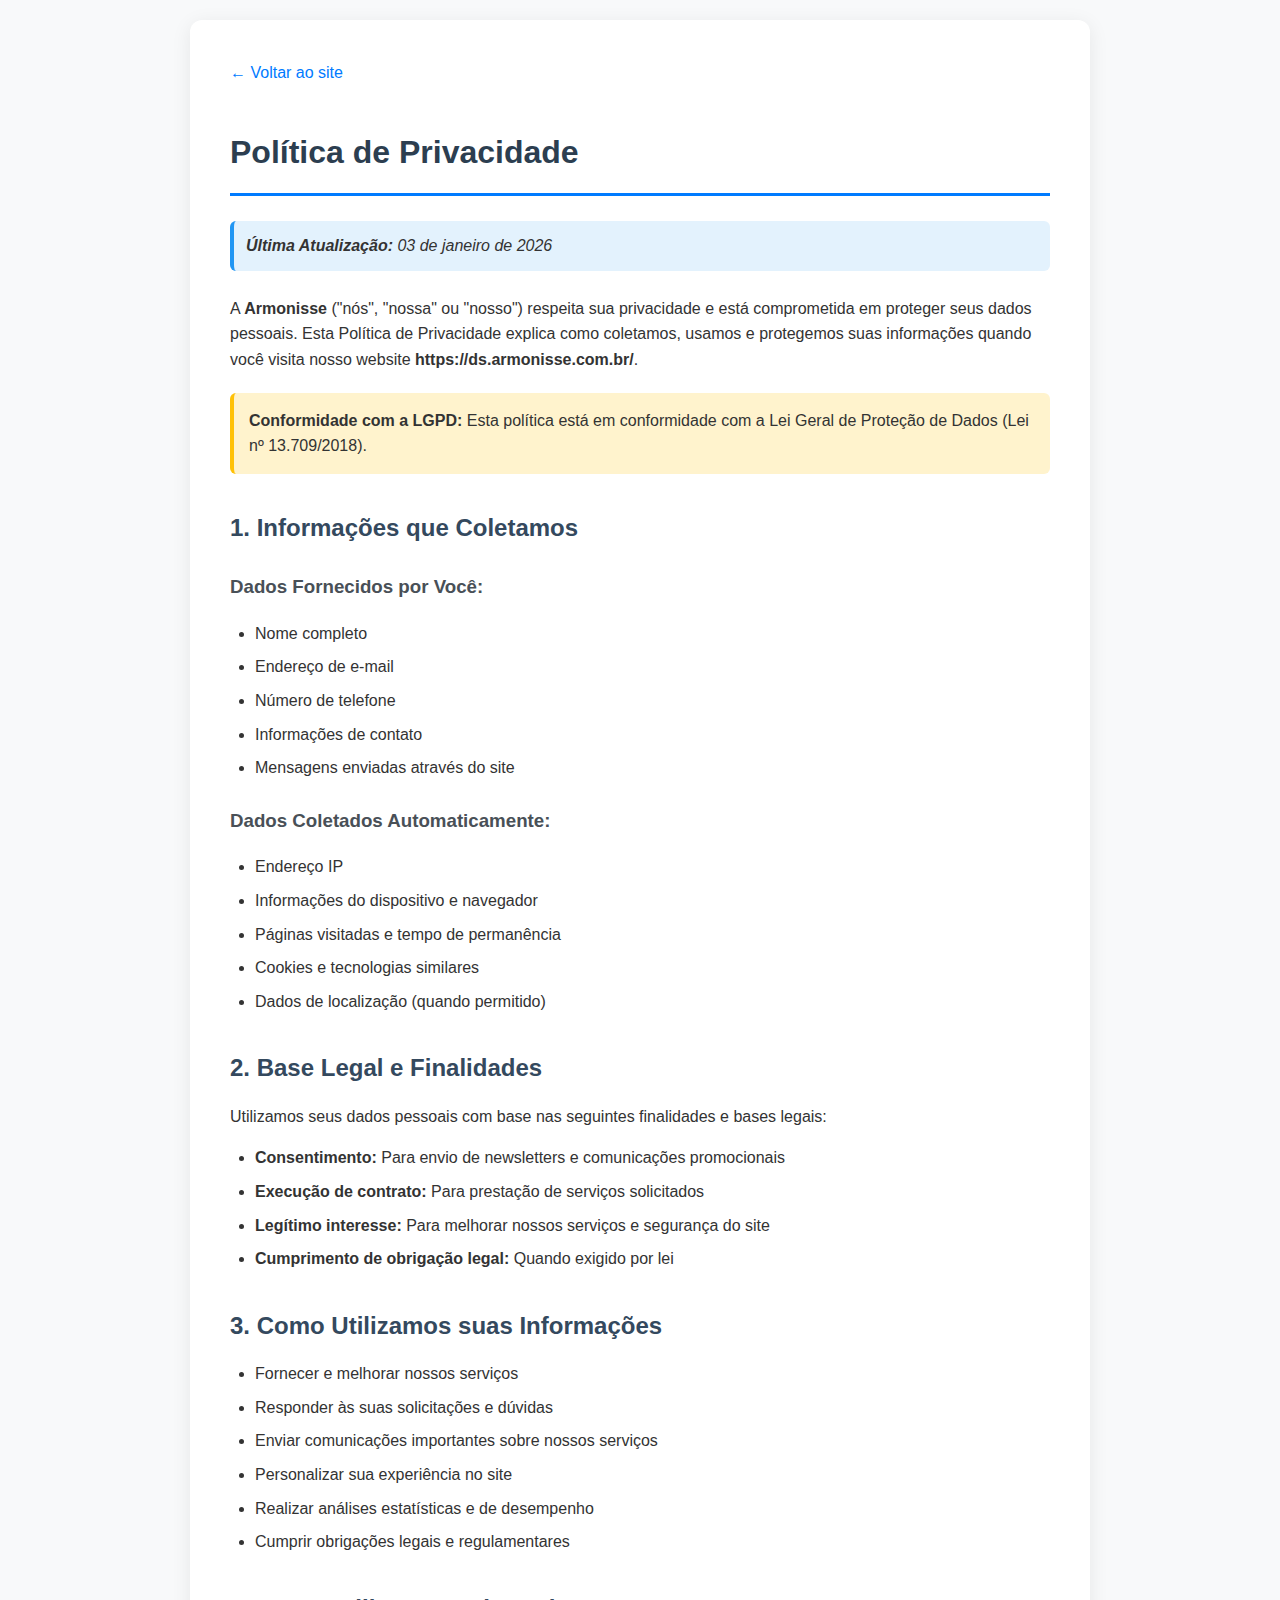
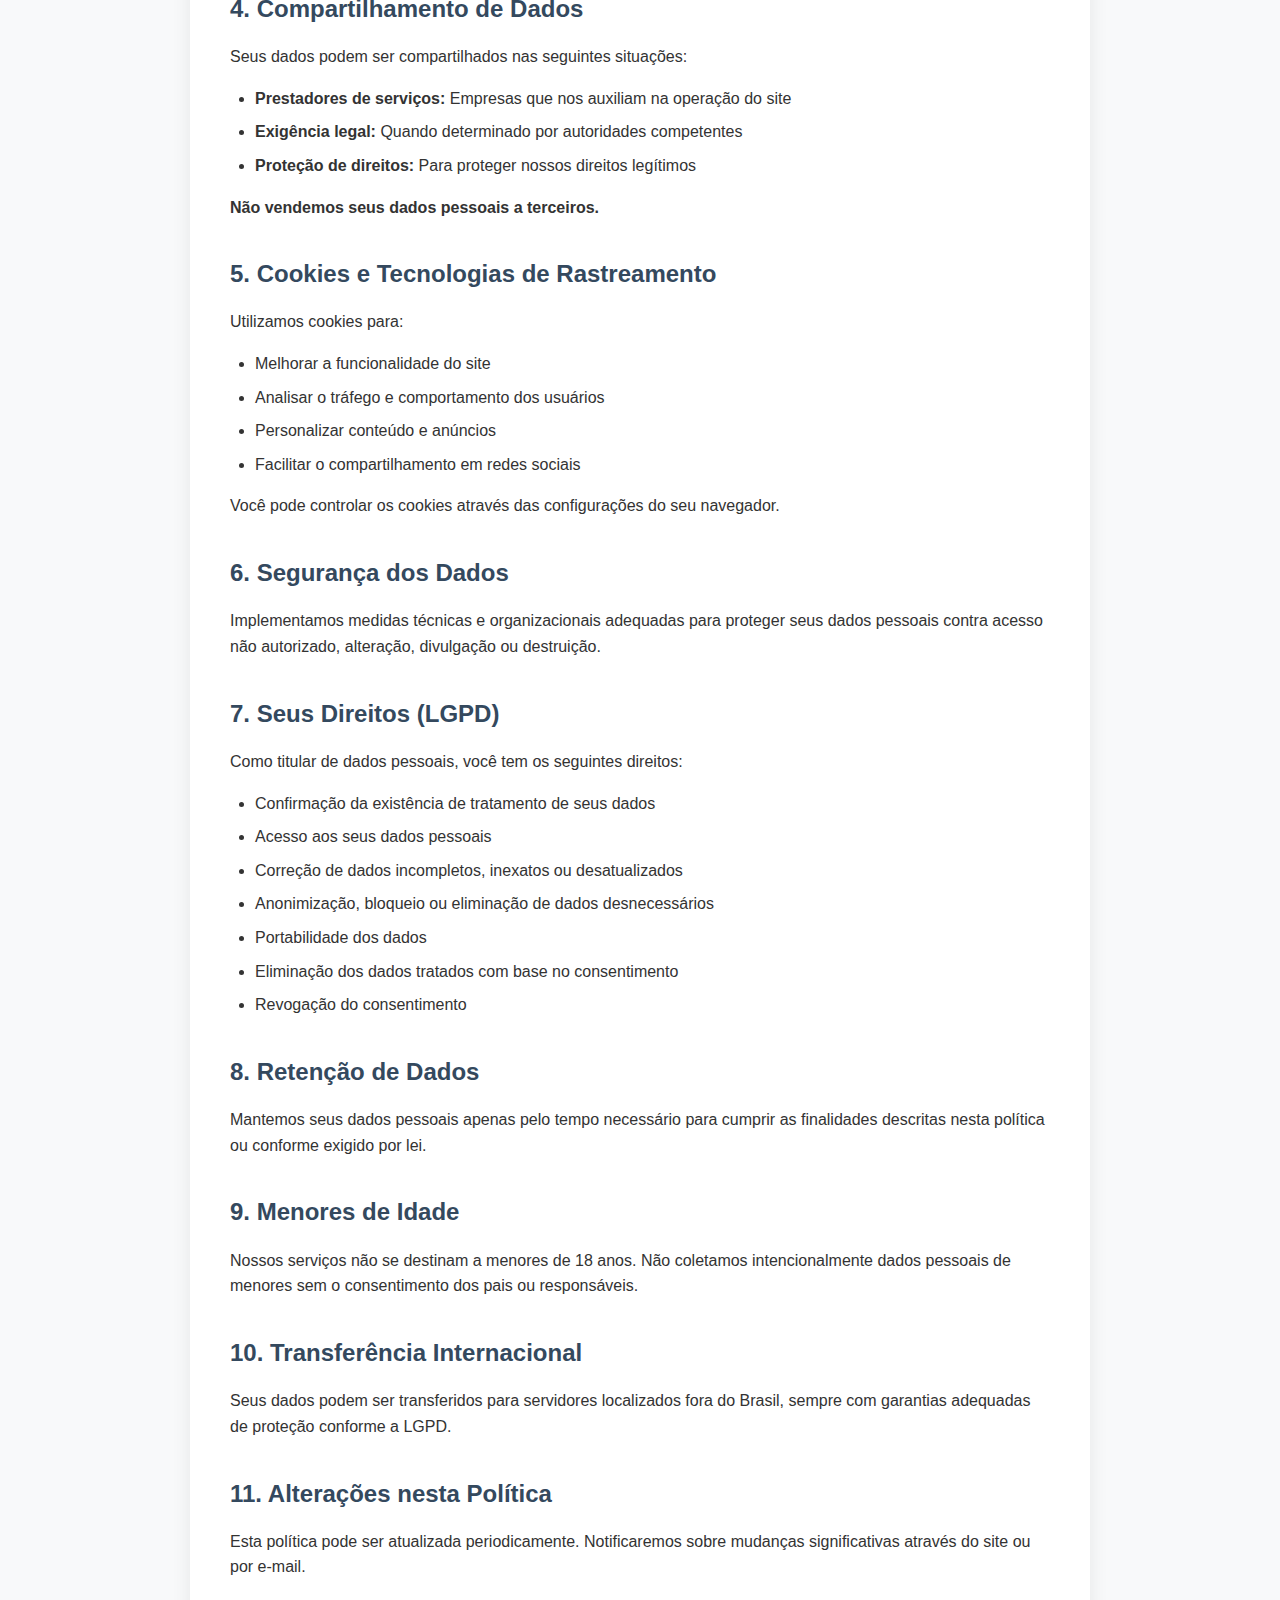
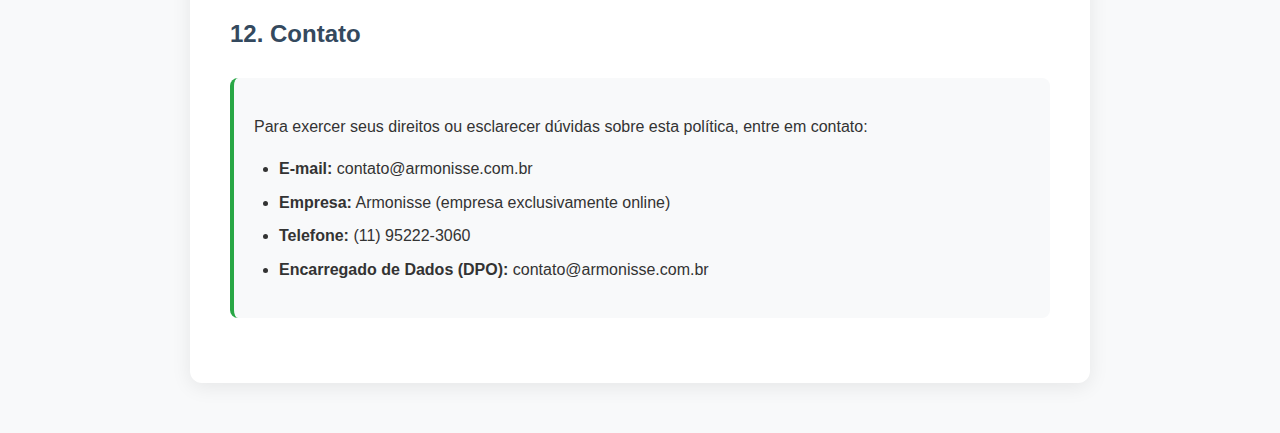
<file: politica-privacidade.html>
<!DOCTYPE html>
<html lang="pt-BR">
<head>
    <meta charset="UTF-8">
    <meta name="viewport" content="width=device-width, initial-scale=1.0">
    <title>Política de Privacidade - Armonisse</title>
    <style>
        body {
            font-family: -apple-system, BlinkMacSystemFont, 'Segoe UI', Roboto, sans-serif;
            line-height: 1.6;
            max-width: 900px;
            margin: 0 auto;
            padding: 20px;
            color: #333;
            background-color: #f8f9fa;
        }
        .legal-container {
            background: white;
            padding: 40px;
            border-radius: 12px;
            box-shadow: 0 4px 20px rgba(0,0,0,0.08);
            margin-bottom: 30px;
        }
        h1 {
            color: #2c3e50;
            border-bottom: 3px solid #007bff;
            padding-bottom: 15px;
            margin-bottom: 25px;
        }
        h2 {
            color: #34495e;
            margin-top: 35px;
            margin-bottom: 15px;
        }
        h3 {
            color: #495057;
            margin-top: 25px;
        }
        .last-updated {
            background: #e3f2fd;
            padding: 12px;
            border-radius: 6px;
            margin-bottom: 25px;
            font-style: italic;
            border-left: 4px solid #2196f3;
        }
        .contact-info {
            background: #f8f9fa;
            padding: 20px;
            border-radius: 8px;
            border-left: 4px solid #28a745;
            margin: 25px 0;
        }
        .highlight {
            background: #fff3cd;
            padding: 15px;
            border-radius: 6px;
            border-left: 4px solid #ffc107;
            margin: 20px 0;
        }
        ul {
            padding-left: 25px;
        }
        li {
            margin-bottom: 8px;
        }
        .back-link {
            display: inline-block;
            margin-bottom: 20px;
            color: #007bff;
            text-decoration: none;
        }
        .back-link:hover {
            text-decoration: underline;
        }
    </style>
</head>
<body>
    <div class="legal-container">
        <a href="index.html" class="back-link">← Voltar ao site</a>
        
        <h1>Política de Privacidade</h1>
        
        <div class="last-updated">
            <strong>Última Atualização:</strong> 03 de janeiro de 2026
        </div>

        <p>A <strong>Armonisse</strong> ("nós", "nossa" ou "nosso") respeita sua privacidade e está comprometida em proteger seus dados pessoais. Esta Política de Privacidade explica como coletamos, usamos e protegemos suas informações quando você visita nosso website <strong>https://ds.armonisse.com.br/</strong>.</p>

        <div class="highlight">
            <strong>Conformidade com a LGPD:</strong> Esta política está em conformidade com a Lei Geral de Proteção de Dados (Lei nº 13.709/2018).
        </div>

        <h2>1. Informações que Coletamos</h2>
        
        <h3>Dados Fornecidos por Você:</h3>
        <ul>
            <li>Nome completo</li>
            <li>Endereço de e-mail</li>
            <li>Número de telefone</li>
            <li>Informações de contato</li>
            <li>Mensagens enviadas através do site</li>
        </ul>

        <h3>Dados Coletados Automaticamente:</h3>
        <ul>
            <li>Endereço IP</li>
            <li>Informações do dispositivo e navegador</li>
            <li>Páginas visitadas e tempo de permanência</li>
            <li>Cookies e tecnologias similares</li>
            <li>Dados de localização (quando permitido)</li>
        </ul>

        <h2>2. Base Legal e Finalidades</h2>
        <p>Utilizamos seus dados pessoais com base nas seguintes finalidades e bases legais:</p>
        <ul>
            <li><strong>Consentimento:</strong> Para envio de newsletters e comunicações promocionais</li>
            <li><strong>Execução de contrato:</strong> Para prestação de serviços solicitados</li>
            <li><strong>Legítimo interesse:</strong> Para melhorar nossos serviços e segurança do site</li>
            <li><strong>Cumprimento de obrigação legal:</strong> Quando exigido por lei</li>
        </ul>

        <h2>3. Como Utilizamos suas Informações</h2>
        <ul>
            <li>Fornecer e melhorar nossos serviços</li>
            <li>Responder às suas solicitações e dúvidas</li>
            <li>Enviar comunicações importantes sobre nossos serviços</li>
            <li>Personalizar sua experiência no site</li>
            <li>Realizar análises estatísticas e de desempenho</li>
            <li>Cumprir obrigações legais e regulamentares</li>
        </ul>

        <h2>4. Compartilhamento de Dados</h2>
        <p>Seus dados podem ser compartilhados nas seguintes situações:</p>
        <ul>
            <li><strong>Prestadores de serviços:</strong> Empresas que nos auxiliam na operação do site</li>
            <li><strong>Exigência legal:</strong> Quando determinado por autoridades competentes</li>
            <li><strong>Proteção de direitos:</strong> Para proteger nossos direitos legítimos</li>
        </ul>
        <p><strong>Não vendemos seus dados pessoais a terceiros.</strong></p>

        <h2>5. Cookies e Tecnologias de Rastreamento</h2>
        <p>Utilizamos cookies para:</p>
        <ul>
            <li>Melhorar a funcionalidade do site</li>
            <li>Analisar o tráfego e comportamento dos usuários</li>
            <li>Personalizar conteúdo e anúncios</li>
            <li>Facilitar o compartilhamento em redes sociais</li>
        </ul>
        <p>Você pode controlar os cookies através das configurações do seu navegador.</p>

        <h2>6. Segurança dos Dados</h2>
        <p>Implementamos medidas técnicas e organizacionais adequadas para proteger seus dados pessoais contra acesso não autorizado, alteração, divulgação ou destruição.</p>

        <h2>7. Seus Direitos (LGPD)</h2>
        <p>Como titular de dados pessoais, você tem os seguintes direitos:</p>
        <ul>
            <li>Confirmação da existência de tratamento de seus dados</li>
            <li>Acesso aos seus dados pessoais</li>
            <li>Correção de dados incompletos, inexatos ou desatualizados</li>
            <li>Anonimização, bloqueio ou eliminação de dados desnecessários</li>
            <li>Portabilidade dos dados</li>
            <li>Eliminação dos dados tratados com base no consentimento</li>
            <li>Revogação do consentimento</li>
        </ul>

        <h2>8. Retenção de Dados</h2>
        <p>Mantemos seus dados pessoais apenas pelo tempo necessário para cumprir as finalidades descritas nesta política ou conforme exigido por lei.</p>

        <h2>9. Menores de Idade</h2>
        <p>Nossos serviços não se destinam a menores de 18 anos. Não coletamos intencionalmente dados pessoais de menores sem o consentimento dos pais ou responsáveis.</p>

        <h2>10. Transferência Internacional</h2>
        <p>Seus dados podem ser transferidos para servidores localizados fora do Brasil, sempre com garantias adequadas de proteção conforme a LGPD.</p>

        <h2>11. Alterações nesta Política</h2>
        <p>Esta política pode ser atualizada periodicamente. Notificaremos sobre mudanças significativas através do site ou por e-mail.</p>

        <h2>12. Contato</h2>
        <div class="contact-info">
            <p>Para exercer seus direitos ou esclarecer dúvidas sobre esta política, entre em contato:</p>
            <ul>
                <li><strong>E-mail:</strong> contato@armonisse.com.br</li>
                <li><strong>Empresa:</strong> Armonisse (empresa exclusivamente online)</li>
                <li><strong>Telefone:</strong> (11) 95222-3060</li>
                <li><strong>Encarregado de Dados (DPO):</strong> contato@armonisse.com.br</li>
            </ul>
        </div>
    </div>
</body>
</html>
</file>
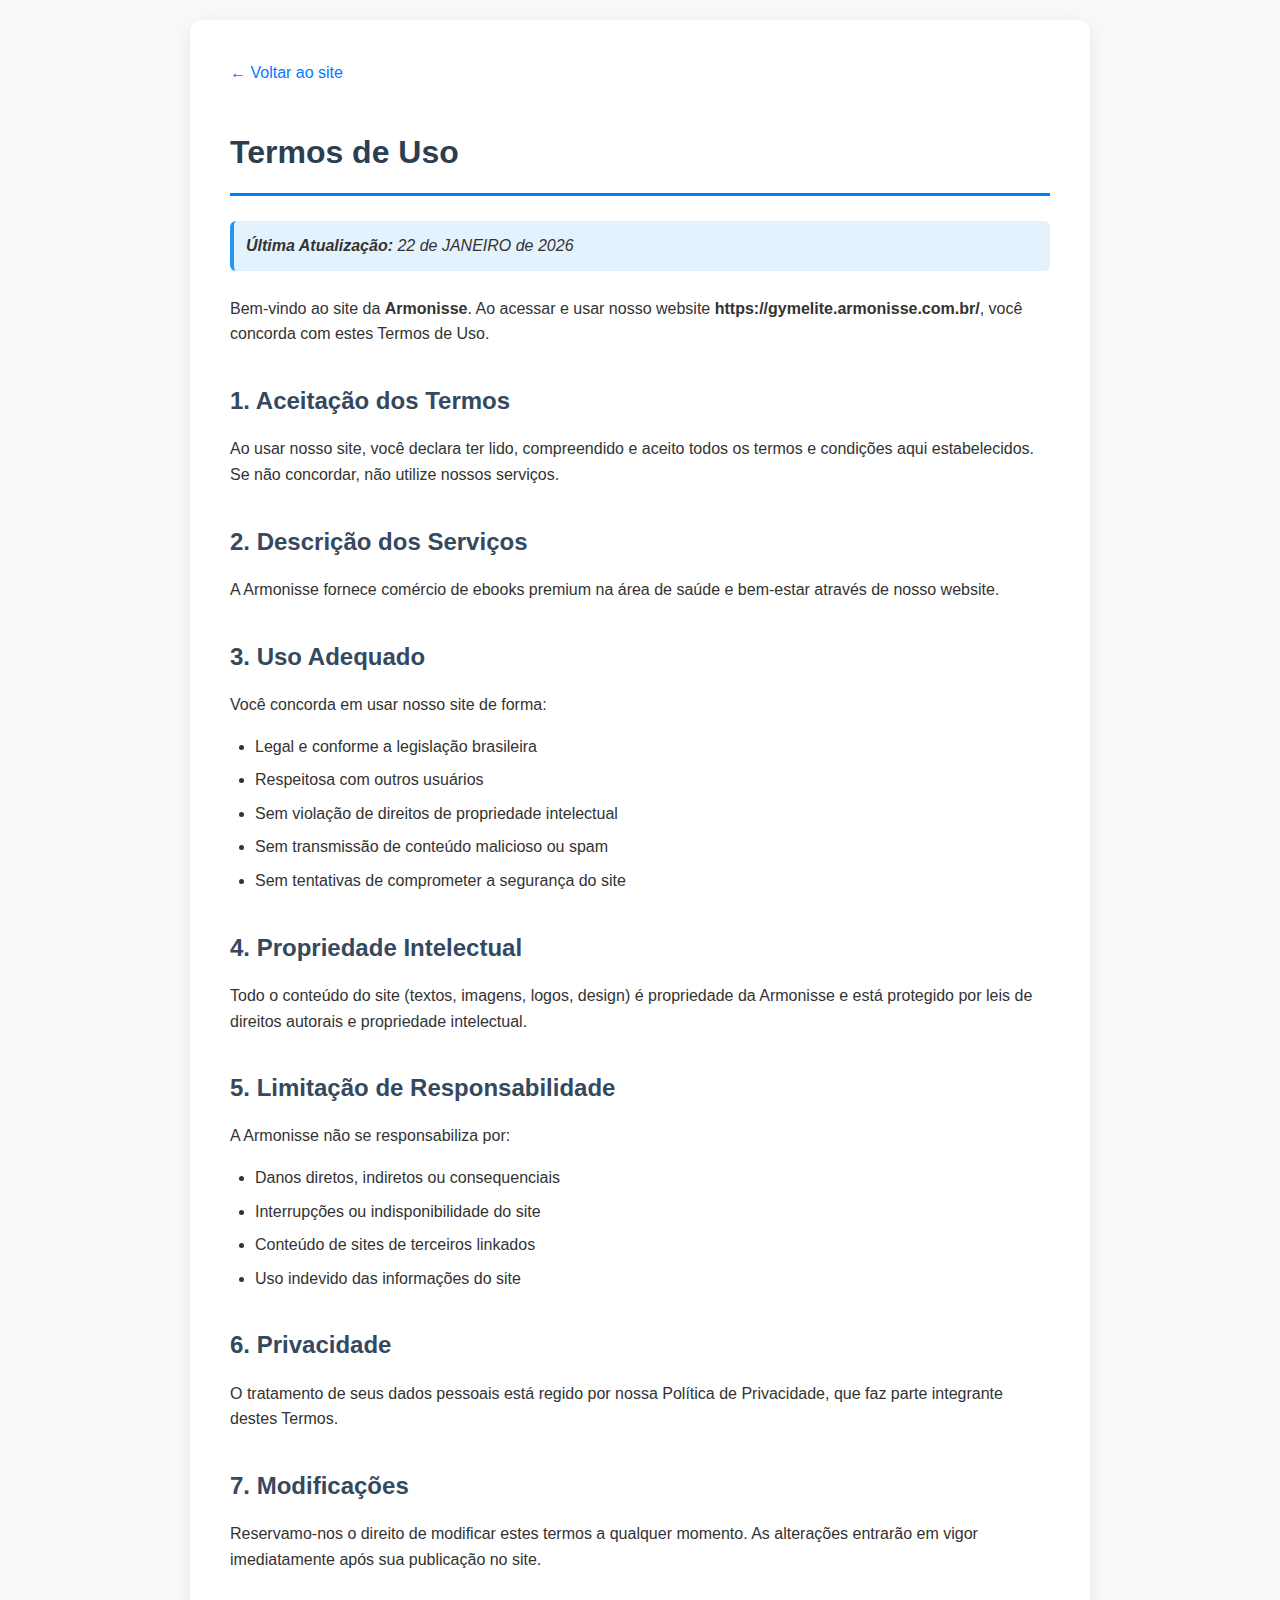
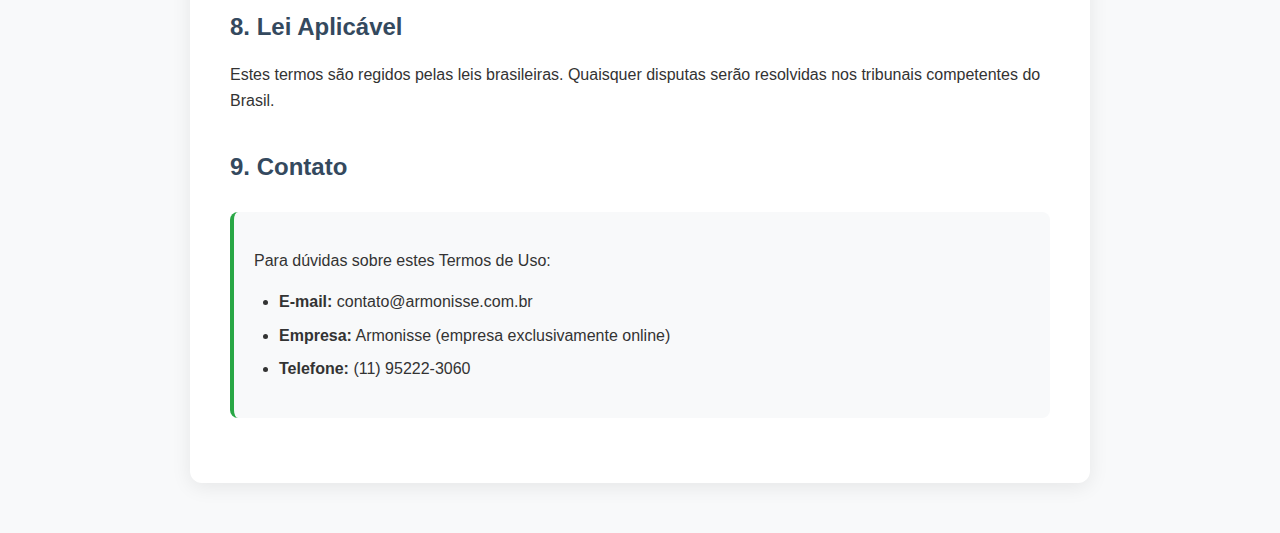
<file: termos-uso.html>
<!DOCTYPE html>
<html lang="pt-BR">
<head>
    <meta charset="UTF-8">
    <meta name="viewport" content="width=device-width, initial-scale=1.0">
    <title>Termos de Uso - Armonisse</title>
    <style>
        body {
            font-family: -apple-system, BlinkMacSystemFont, 'Segoe UI', Roboto, sans-serif;
            line-height: 1.6;
            max-width: 900px;
            margin: 0 auto;
            padding: 20px;
            color: #333;
            background-color: #f8f9fa;
        }
        .legal-container {
            background: white;
            padding: 40px;
            border-radius: 12px;
            box-shadow: 0 4px 20px rgba(0,0,0,0.08);
            margin-bottom: 30px;
        }
        h1 {
            color: #2c3e50;
            border-bottom: 3px solid #007bff;
            padding-bottom: 15px;
            margin-bottom: 25px;
        }
        h2 {
            color: #34495e;
            margin-top: 35px;
            margin-bottom: 15px;
        }
        h3 {
            color: #495057;
            margin-top: 25px;
        }
        .last-updated {
            background: #e3f2fd;
            padding: 12px;
            border-radius: 6px;
            margin-bottom: 25px;
            font-style: italic;
            border-left: 4px solid #2196f3;
        }
        .contact-info {
            background: #f8f9fa;
            padding: 20px;
            border-radius: 8px;
            border-left: 4px solid #28a745;
            margin: 25px 0;
        }
        ul {
            padding-left: 25px;
        }
        li {
            margin-bottom: 8px;
        }
        .back-link {
            display: inline-block;
            margin-bottom: 20px;
            color: #007bff;
            text-decoration: none;
        }
        .back-link:hover {
            text-decoration: underline;
        }
    </style>
</head>
<body>
    <div class="legal-container">
        <a href="index.html" class="back-link">← Voltar ao site</a>
        
        <h1>Termos de Uso</h1>
        
        <div class="last-updated">
            <strong>Última Atualização:</strong> 22 de JANEIRO de 2026
        </div>

        <p>Bem-vindo ao site da <strong>Armonisse</strong>. Ao acessar e usar nosso website <strong>https://gymelite.armonisse.com.br/</strong>, você concorda com estes Termos de Uso.</p>

        <h2>1. Aceitação dos Termos</h2>
        <p>Ao usar nosso site, você declara ter lido, compreendido e aceito todos os termos e condições aqui estabelecidos. Se não concordar, não utilize nossos serviços.</p>

        <h2>2. Descrição dos Serviços</h2>
        <p>A Armonisse fornece comércio de ebooks premium na área de saúde e bem-estar através de nosso website.</p>

        <h2>3. Uso Adequado</h2>
        <p>Você concorda em usar nosso site de forma:</p>
        <ul>
            <li>Legal e conforme a legislação brasileira</li>
            <li>Respeitosa com outros usuários</li>
            <li>Sem violação de direitos de propriedade intelectual</li>
            <li>Sem transmissão de conteúdo malicioso ou spam</li>
            <li>Sem tentativas de comprometer a segurança do site</li>
        </ul>

        <h2>4. Propriedade Intelectual</h2>
        <p>Todo o conteúdo do site (textos, imagens, logos, design) é propriedade da Armonisse e está protegido por leis de direitos autorais e propriedade intelectual.</p>

        <h2>5. Limitação de Responsabilidade</h2>
        <p>A Armonisse não se responsabiliza por:</p>
        <ul>
            <li>Danos diretos, indiretos ou consequenciais</li>
            <li>Interrupções ou indisponibilidade do site</li>
            <li>Conteúdo de sites de terceiros linkados</li>
            <li>Uso indevido das informações do site</li>
        </ul>

        <h2>6. Privacidade</h2>
        <p>O tratamento de seus dados pessoais está regido por nossa Política de Privacidade, que faz parte integrante destes Termos.</p>

        <h2>7. Modificações</h2>
        <p>Reservamo-nos o direito de modificar estes termos a qualquer momento. As alterações entrarão em vigor imediatamente após sua publicação no site.</p>

        <h2>8. Lei Aplicável</h2>
        <p>Estes termos são regidos pelas leis brasileiras. Quaisquer disputas serão resolvidas nos tribunais competentes do Brasil.</p>

        <h2>9. Contato</h2>
        <div class="contact-info">
            <p>Para dúvidas sobre estes Termos de Uso:</p>
            <ul>
                <li><strong>E-mail:</strong> contato@armonisse.com.br</li>
                <li><strong>Empresa:</strong> Armonisse (empresa exclusivamente online)</li>
                <li><strong>Telefone:</strong> (11) 95222-3060</li>
            </ul>
        </div>
    </div>
</body>

</html>
</file>
